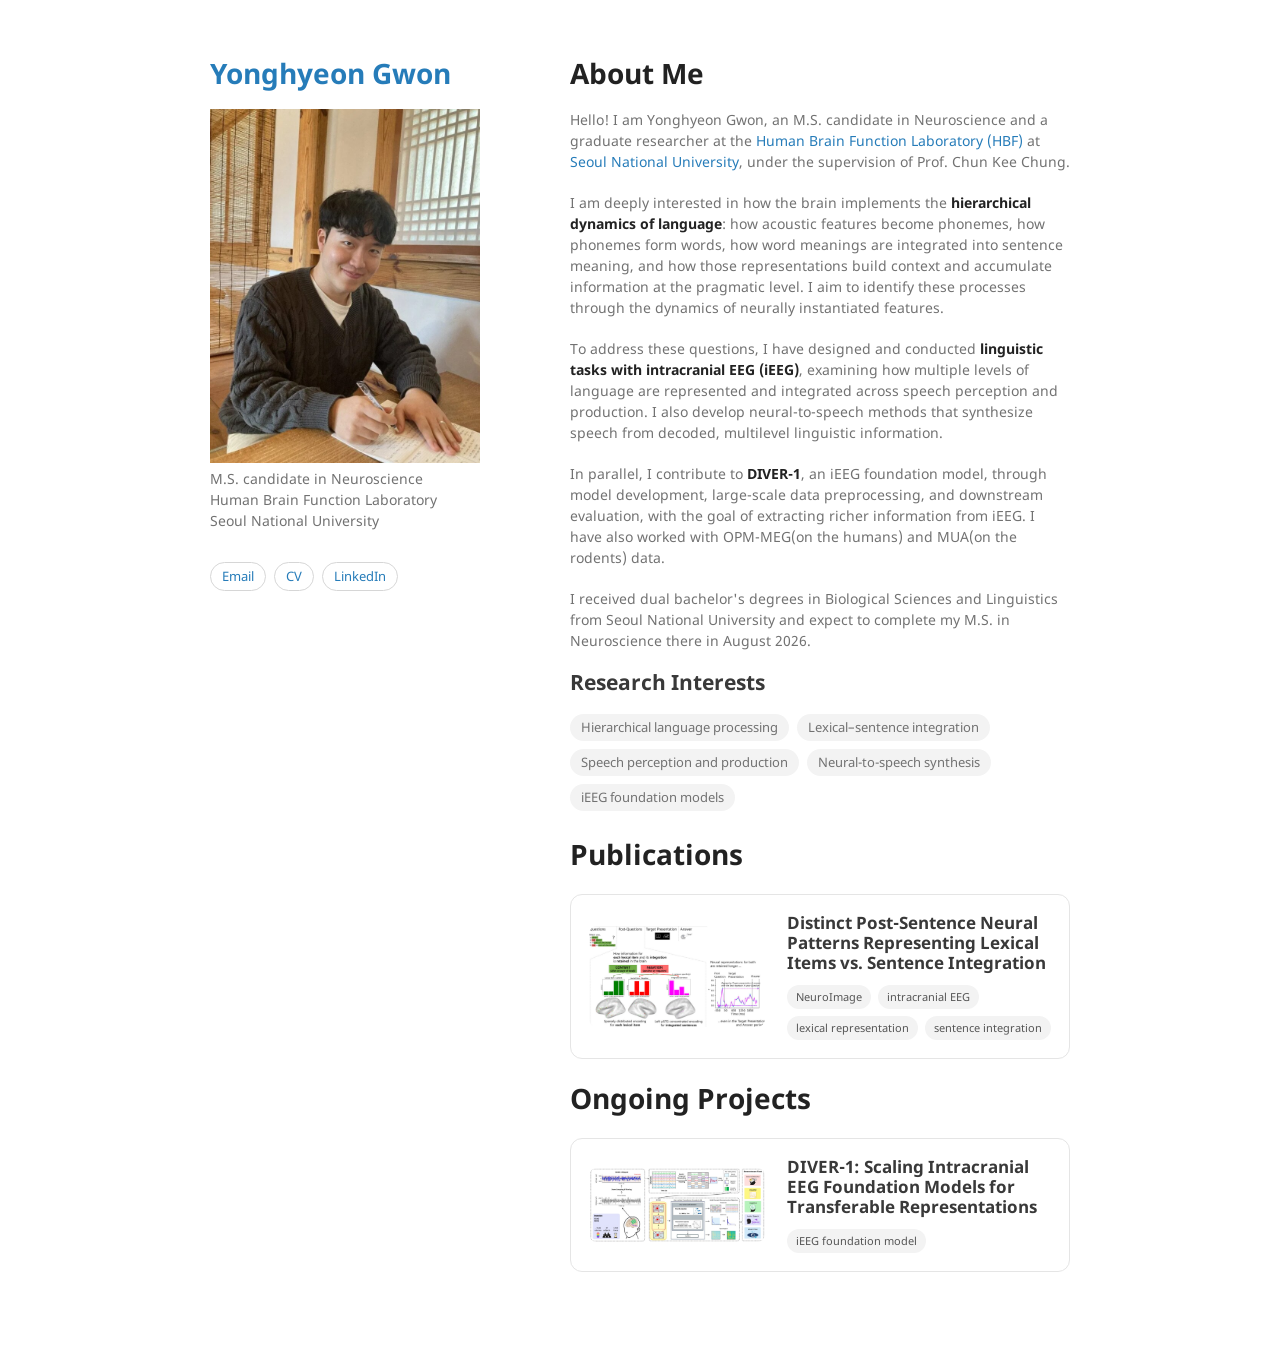
<file: index.html>
<!DOCTYPE html>
<html lang="en-US">
  <head>
    <meta charset="UTF-8">
    <meta http-equiv="X-UA-Compatible" content="IE=edge">
    <meta name="viewport" content="width=device-width, initial-scale=1">
    <title>About Me | Yonghyeon Gwon</title>
    <link rel="stylesheet" href="style.css">
  </head>
  <body>
    <div class="wrapper">
      <header>
        <h1><a href="/">Yonghyeon Gwon</a></h1>
        <img src="profile.jpg" alt="Logo">
        <p>M.S. candidate in Neuroscience<br>
        Human Brain Function Laboratory<br>
        Seoul National University<br><br>
        <span class="sidebar-links">
          <a href="mailto:gyh0321@snu.ac.kr">Email</a>
          <a href="Yonghyeon_Gwon_CV.pdf" target="_blank" rel="noopener noreferrer">CV</a>
          <a href="https://www.linkedin.com/in/yonghyeon-gwon-5b9995399/" target="_blank" rel="noopener noreferrer">LinkedIn</a>
        </span></p>
      </header>
      <section><h1>About Me</h1>
<p>Hello! I am Yonghyeon Gwon, an M.S. candidate in Neuroscience and a graduate researcher at the <a href="https://www.hbf.re.kr/">Human Brain Function Laboratory (HBF)</a> at <a href="https://en.snu.ac.kr/">Seoul National University</a>, under the supervision of Prof. Chun Kee Chung.</p>
<p>I am deeply interested in how the brain implements the <strong>hierarchical dynamics of language</strong>: how acoustic features become phonemes, how phonemes form words, how word meanings are integrated into sentence meaning, and how those representations build context and accumulate information at the pragmatic level. I aim to identify these processes through the dynamics of neurally instantiated features.</p>
<p>To address these questions, I have designed and conducted <strong>linguistic tasks with intracranial EEG (iEEG)</strong>, examining how multiple levels of language are represented and integrated across speech perception and production. I also develop neural-to-speech methods that synthesize speech from decoded, multilevel linguistic information.</p>
<p>In parallel, I contribute to <strong>DIVER-1</strong>, an iEEG foundation model, through model development, large-scale data preprocessing, and downstream evaluation, with the goal of extracting richer information from iEEG. I have also worked with OPM-MEG(on the humans) and MUA(on the rodents) data. </p> 
<p>I received dual bachelor&#39;s degrees in Biological Sciences and Linguistics from Seoul National University and expect to complete my M.S. in Neuroscience there in August 2026.</p>
<h2>Research Interests</h2>
<div class="interest-tags">
  <span>Hierarchical language processing</span>
  <span>Lexical–sentence integration</span>
  <span>Speech perception and production</span>
  <span>Neural-to-speech synthesis</span>
  <span>iEEG foundation models</span>
</div>




<h1>Publications</h1>
<div class="project-card" onclick="location.href='/projects/neuroimage/'">
  <img src="neuroimage-graphical-abstract.jpg" alt="Graphical abstract for the NeuroImage study" class="project-thumb">
  <div class="project-info">
    <h2>Distinct Post-Sentence Neural Patterns Representing Lexical Items vs. Sentence Integration</h2>
    <div class="project-keywords">
      <span>NeuroImage</span>
      <span>intracranial EEG</span>
      <span>lexical representation</span>
      <span>sentence integration</span>
    </div>
  </div>
</div>




<h1>Ongoing Projects</h1>
<div class="project-card" onclick="location.href='/projects/diver/'">
  <img src="diver1-architecture.jpg" alt="DIVER-1 architecture and evaluation pipeline" class="project-thumb">
  <div class="project-info">
    <h2>DIVER-1: Scaling Intracranial EEG Foundation Models for Transferable Representations</h2>
    <div class="project-keywords">
      <span>iEEG foundation model</span>
</file>
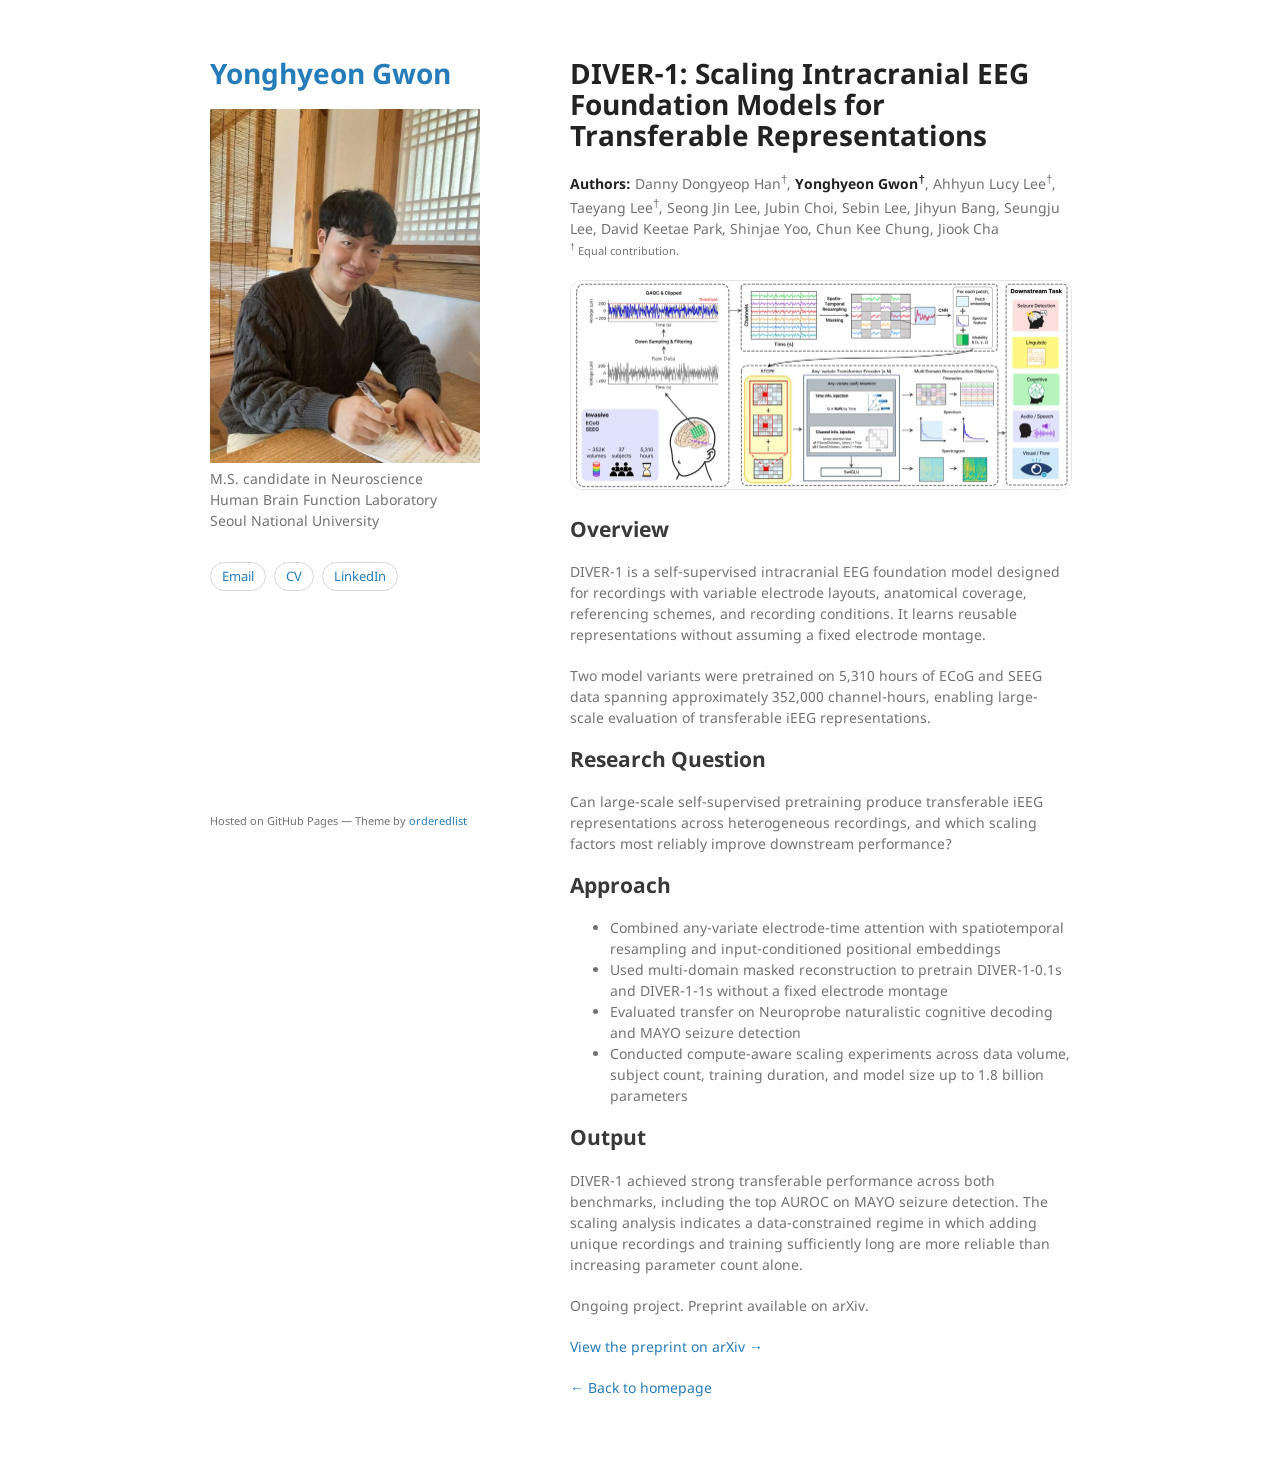
<file: projects/diver/index.html>
<!DOCTYPE html><html lang="en-US">  <head>    <meta charset="UTF-8">    <meta http-equiv="X-UA-Compatible" content="IE=edge">    <meta name="viewport" content="width=device-width, initial-scale=1">    <title>DIVER-1: Scaling Intracranial EEG Foundation Models for Transferable Representations | Yonghyeon Gwon</title>    <link rel="stylesheet" href="/style.css">  </head>  <body>    <div class="wrapper">      <header>        <h1><a href="/">Yonghyeon Gwon</a></h1>        <img src="/profile.jpg" alt="Logo">        <p>M.S. candidate in Neuroscience<br>        Human Brain Function Laboratory<br>        Seoul National University<br><br>        <span class="sidebar-links">          <a href="mailto:gyh0321@snu.ac.kr">Email</a>          <a href="/Yonghyeon_Gwon_CV.pdf" target="_blank" rel="noopener noreferrer">CV</a>          <a href="https://www.linkedin.com/in/yonghyeon-gwon-5b9995399/" target="_blank" rel="noopener noreferrer">LinkedIn</a>        </span></p>      </header>      <section>        <h1>DIVER-1: Scaling Intracranial EEG Foundation Models for Transferable Representations</h1>        <p><strong>Authors:</strong> Danny Dongyeop Han<sup>†</sup>, <strong>Yonghyeon Gwon<sup>†</sup></strong>, Ahhyun Lucy Lee<sup>†</sup>, Taeyang Lee<sup>†</sup>, Seong Jin Lee, Jubin Choi, Sebin Lee, Jihyun Bang, Seungju Lee, David Keetae Park, Shinjae Yoo, Chun Kee Chung, Jiook Cha<br><small><sup>†</sup> Equal contribution.</small></p>        <p><img src="/diver1-architecture.jpg" alt="DIVER-1 architecture and evaluation pipeline" class="project-full-img"></p>        <h2>Overview</h2>        <p>DIVER-1 is a self-supervised intracranial EEG foundation model designed for recordings with variable electrode layouts, anatomical coverage, referencing schemes, and recording conditions. It learns reusable representations without assuming a fixed electrode montage.</p>        <p>Two model variants were pretrained on 5,310 hours of ECoG and SEEG data spanning approximately 352,000 channel-hours, enabling large-scale evaluation of transferable iEEG representations.</p>        <h2>Research Question</h2>        <p>Can large-scale self-supervised pretraining produce transferable iEEG representations across heterogeneous recordings, and which scaling factors most reliably improve downstream performance?</p>        <h2>Approach</h2>        <ul>          <li>Combined any-variate electrode-time attention with spatiotemporal resampling and input-conditioned positional embeddings</li>          <li>Used multi-domain masked reconstruction to pretrain DIVER-1-0.1s and DIVER-1-1s without a fixed electrode montage</li>          <li>Evaluated transfer on Neuroprobe naturalistic cognitive decoding and MAYO seizure detection</li>          <li>Conducted compute-aware scaling experiments across data volume, subject count, training duration, and model size up to 1.8 billion parameters</li>        </ul>        <h2>Output</h2>        <p>DIVER-1 achieved strong transferable performance across both benchmarks, including the top AUROC on MAYO seizure detection. The scaling analysis indicates a data-constrained regime in which adding unique recordings and training sufficiently long are more reliable than increasing parameter count alone.</p>        <p>Ongoing project. Preprint available on arXiv.</p>        <p><a href="https://arxiv.org/abs/2512.19097" target="_blank" rel="noopener noreferrer">View the preprint on arXiv →</a></p>        <p><a href="/">← Back to homepage</a></p>      </section>      <footer>        <p><small>Hosted on GitHub Pages — Theme by <a href="https://github.com/orderedlist">orderedlist</a></small></p>      </footer>    </div>  </body></html>
</file>
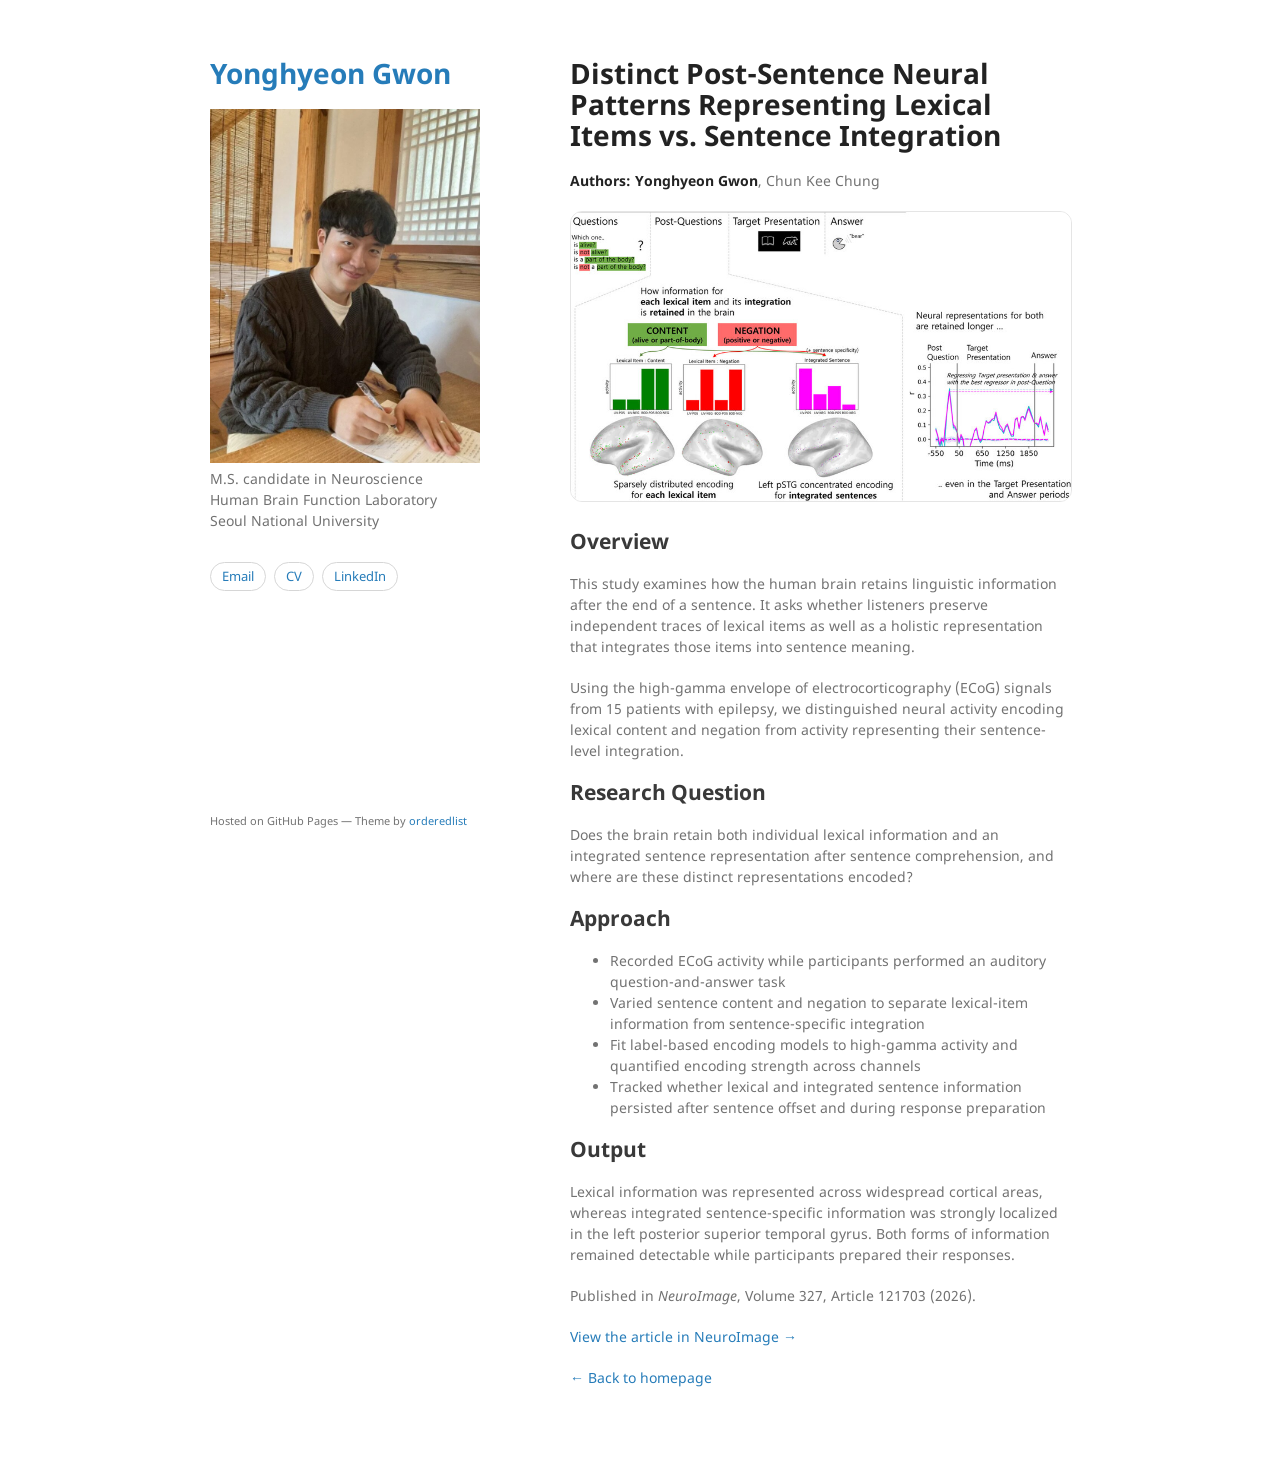
<file: projects/neuroimage/index.html>
<!DOCTYPE html><html lang="en-US">  <head>    <meta charset="UTF-8">    <meta http-equiv="X-UA-Compatible" content="IE=edge">    <meta name="viewport" content="width=device-width, initial-scale=1">    <title>Distinct Post-Sentence Neural Patterns Representing Lexical Items vs. Sentence Integration | Yonghyeon Gwon</title>    <link rel="stylesheet" href="/style.css">  </head>  <body>    <div class="wrapper">      <header>        <h1><a href="/">Yonghyeon Gwon</a></h1>        <img src="/profile.jpg" alt="Logo">        <p>M.S. candidate in Neuroscience<br>        Human Brain Function Laboratory<br>        Seoul National University<br><br>        <span class="sidebar-links">          <a href="mailto:gyh0321@snu.ac.kr">Email</a>          <a href="/Yonghyeon_Gwon_CV.pdf" target="_blank" rel="noopener noreferrer">CV</a>          <a href="https://www.linkedin.com/in/yonghyeon-gwon-5b9995399/" target="_blank" rel="noopener noreferrer">LinkedIn</a>        </span></p>      </header>      <section>        <h1>Distinct Post-Sentence Neural Patterns Representing Lexical Items vs. Sentence Integration</h1>        <p><strong>Authors:</strong> <strong>Yonghyeon Gwon</strong>, Chun Kee Chung</p>        <p><img src="/neuroimage-graphical-abstract.jpg" alt="Graphical abstract for the NeuroImage study" class="project-full-img"></p>        <h2>Overview</h2>        <p>This study examines how the human brain retains linguistic information after the end of a sentence. It asks whether listeners preserve independent traces of lexical items as well as a holistic representation that integrates those items into sentence meaning.</p>        <p>Using the high-gamma envelope of electrocorticography (ECoG) signals from 15 patients with epilepsy, we distinguished neural activity encoding lexical content and negation from activity representing their sentence-level integration.</p>        <h2>Research Question</h2>        <p>Does the brain retain both individual lexical information and an integrated sentence representation after sentence comprehension, and where are these distinct representations encoded?</p>        <h2>Approach</h2>        <ul>          <li>Recorded ECoG activity while participants performed an auditory question-and-answer task</li>          <li>Varied sentence content and negation to separate lexical-item information from sentence-specific integration</li>          <li>Fit label-based encoding models to high-gamma activity and quantified encoding strength across channels</li>          <li>Tracked whether lexical and integrated sentence information persisted after sentence offset and during response preparation</li>        </ul>        <h2>Output</h2>        <p>Lexical information was represented across widespread cortical areas, whereas integrated sentence-specific information was strongly localized in the left posterior superior temporal gyrus. Both forms of information remained detectable while participants prepared their responses.</p>        <p>Published in <em>NeuroImage</em>, Volume 327, Article 121703 (2026).</p>        <p><a href="https://www.sciencedirect.com/science/article/pii/S1053811926000212" target="_blank" rel="noopener noreferrer">View the article in NeuroImage →</a></p>        <p><a href="/">← Back to homepage</a></p>      </section>      <footer>        <p><small>Hosted on GitHub Pages — Theme by <a href="https://github.com/orderedlist">orderedlist</a></small></p>      </footer>    </div>  </body></html>
</file>
<file: style.css>
@font-face{font-family:'Noto Sans';font-weight:400;font-style:normal;src:url("../fonts/Noto-Sans-regular/Noto-Sans-regular.eot");src:url("../fonts/Noto-Sans-regular/Noto-Sans-regular.eot?#iefix") format("embedded-opentype"),local("Noto Sans"),local("Noto-Sans-regular"),url("[data-uri]") format("woff2"),url("../fonts/Noto-Sans-regular/Noto-Sans-regular.woff") format("woff"),url("../fonts/Noto-Sans-regular/Noto-Sans-regular.ttf") format("truetype"),url("../fonts/Noto-Sans-regular/Noto-Sans-regular.svg#NotoSans") format("svg")}@font-face{font-family:'Noto Sans';font-weight:700;font-style:normal;src:url("../fonts/Noto-Sans-700/Noto-Sans-700.eot");src:url("../fonts/Noto-Sans-700/Noto-Sans-700.eot?#iefix") format("embedded-opentype"),local("Noto Sans Bold"),local("Noto-Sans-700"),url("[data-uri]") format("woff2"),url("../fonts/Noto-Sans-700/Noto-Sans-700.woff") format("woff"),url("../fonts/Noto-Sans-700/Noto-Sans-700.ttf") format("truetype"),url("../fonts/Noto-Sans-700/Noto-Sans-700.svg#NotoSans") format("svg")}@font-face{font-family:'Noto Sans';font-weight:400;font-style:italic;src:url("../fonts/Noto-Sans-italic/Noto-Sans-italic.eot");src:url("../fonts/Noto-Sans-italic/Noto-Sans-italic.eot?#iefix") format("embedded-opentype"),local("Noto Sans Italic"),local("Noto-Sans-italic"),url("[data-uri]") format("woff2"),url("../fonts/Noto-Sans-italic/Noto-Sans-italic.woff") format("woff"),url("../fonts/Noto-Sans-italic/Noto-Sans-italic.ttf") format("truetype"),url("../fonts/Noto-Sans-italic/Noto-Sans-italic.svg#NotoSans") format("svg")}@font-face{font-family:'Noto Sans';font-weight:700;font-style:italic;src:url("../fonts/Noto-Sans-700italic/Noto-Sans-700italic.eot");src:url("../fonts/Noto-Sans-700italic/Noto-Sans-700italic.eot?#iefix") format("embedded-opentype"),local("Noto Sans Bold Italic"),local("Noto-Sans-700italic"),url("[data-uri]") format("woff2"),url("../fonts/Noto-Sans-700italic/Noto-Sans-700italic.woff") format("woff"),url("../fonts/Noto-Sans-700italic/Noto-Sans-700italic.ttf") format("truetype"),url("../fonts/Noto-Sans-700italic/Noto-Sans-700italic.svg#NotoSans") format("svg")}.highlight table td{padding:5px}.highlight table pre{margin:0}.highlight .cm{color:#999988;font-style:italic}.highlight .cp{color:#999999;font-weight:bold}.highlight .c1{color:#999988;font-style:italic}.highlight .cs{color:#999999;font-weight:bold;font-style:italic}.highlight .c,.highlight .cd{color:#999988;font-style:italic}.highlight .err{color:#a61717;background-color:#e3d2d2}.highlight .gd{color:#000000;background-color:#ffdddd}.highlight .ge{color:#000000;font-style:italic}.highlight .gr{color:#aa0000}.highlight .gh{color:#999999}.highlight .gi{color:#000000;background-color:#ddffdd}.highlight .go{color:#888888}.highlight .gp{color:#555555}.highlight .gs{font-weight:bold}.highlight .gu{color:#aaaaaa}.highlight .gt{color:#aa0000}.highlight .kc{color:#000000;font-weight:bold}.highlight .kd{color:#000000;font-weight:bold}.highlight .kn{color:#000000;font-weight:bold}.highlight .kp{color:#000000;font-weight:bold}.highlight .kr{color:#000000;font-weight:bold}.highlight .kt{color:#445588;font-weight:bold}.highlight .k,.highlight .kv{color:#000000;font-weight:bold}.highlight .mf{color:#009999}.highlight .mh{color:#009999}.highlight .il{color:#009999}.highlight .mi{color:#009999}.highlight .mo{color:#009999}.highlight .m,.highlight .mb,.highlight .mx{color:#009999}.highlight .sb{color:#d14}.highlight .sc{color:#d14}.highlight .sd{color:#d14}.highlight .s2{color:#d14}.highlight .se{color:#d14}.highlight .sh{color:#d14}.highlight .si{color:#d14}.highlight .sx{color:#d14}.highlight .sr{color:#009926}.highlight .s1{color:#d14}.highlight .ss{color:#990073}.highlight .s{color:#d14}.highlight .na{color:#008080}.highlight .bp{color:#999999}.highlight .nb{color:#0086B3}.highlight .nc{color:#445588;font-weight:bold}.highlight .no{color:#008080}.highlight .nd{color:#3c5d5d;font-weight:bold}.highlight .ni{color:#800080}.highlight .ne{color:#990000;font-weight:bold}.highlight .nf{color:#990000;font-weight:bold}.highlight .nl{color:#990000;font-weight:bold}.highlight .nn{color:#555555}.highlight .nt{color:#000080}.highlight .vc{color:#008080}.highlight .vg{color:#008080}.highlight .vi{color:#008080}.highlight .nv{color:#008080}.highlight .ow{color:#000000;font-weight:bold}.highlight .o{color:#000000;font-weight:bold}.highlight .w{color:#bbbbbb}.highlight{background-color:#f8f8f8}body{background-color:#fff;padding:50px;font:14px/1.5 "Noto Sans", "Helvetica Neue", Helvetica, Arial, sans-serif;color:#727272;font-weight:400}h1,h2,h3,h4,h5,h6{color:#222;margin:0 0 20px}p,ul,ol,table,pre,dl{margin:0 0 20px}h1,h2,h3{line-height:1.1}h1{font-size:28px}h2{color:#393939}h3,h4,h5,h6{color:#494949}a{color:#267CB9;text-decoration:none}a:hover,a:focus{color:#069;font-weight:bold}a small{font-size:11px;color:#777;margin-top:-0.3em;display:block}a:hover small{color:#777}.wrapper{width:860px;margin:0 auto}blockquote{border-left:1px solid #e5e5e5;margin:0;padding:0 0 0 20px;font-style:italic}code,pre{font-family:Monaco, Bitstream Vera Sans Mono, Lucida Console, Terminal, Consolas, Liberation Mono, DejaVu Sans Mono, Courier New, monospace;color:#333}pre{padding:8px 15px;background:#f8f8f8;border-radius:5px;border:1px solid #e5e5e5;overflow-x:auto}table{width:100%;border-collapse:collapse}th,td{text-align:left;padding:5px 10px;border-bottom:1px solid #e5e5e5}dt{color:#444;font-weight:700}th{color:#444}img{max-width:100%}kbd{background-color:#fafbfc;border:1px solid #c6cbd1;border-bottom-color:#959da5;border-radius:3px;box-shadow:inset 0 -1px 0 #959da5;color:#444d56;display:inline-block;font-size:11px;line-height:10px;padding:3px 5px;vertical-align:middle}header{width:270px;float:left;position:fixed;-webkit-font-smoothing:subpixel-antialiased}ul.downloads{list-style:none;height:40px;padding:0;background:#f4f4f4;border-radius:5px;border:1px solid #e0e0e0;width:270px}.downloads li{width:89px;float:left;border-right:1px solid #e0e0e0;height:40px}.downloads li:first-child a{border-radius:5px 0 0 5px}.downloads li:last-child a{border-radius:0 5px 5px 0}.downloads a{line-height:1;font-size:11px;color:#676767;display:block;text-align:center;padding-top:6px;height:34px}.downloads a:hover,.downloads a:focus{color:#675C5C;font-weight:bold}.downloads ul a:active{background-color:#f0f0f0}strong{color:#222;font-weight:700}.downloads li+li+li{border-right:none;width:89px}.downloads a strong{font-size:14px;display:block;color:#222}section{width:500px;float:right;padding-bottom:50px}small{font-size:11px}hr{border:0;background:#e5e5e5;height:1px;margin:0 0 20px}footer{width:270px;float:left;position:fixed;bottom:50px;-webkit-font-smoothing:subpixel-antialiased}@media print, screen and (max-width: 960px){div.wrapper{width:auto;margin:0}header,section,footer{float:none;position:static;width:auto}header{padding-right:320px}section{border:1px solid #e5e5e5;border-width:1px 0;padding:20px 0;margin:0 0 20px}header a small{display:inline}header ul{position:absolute;right:50px;top:52px}}@media print, screen and (max-width: 720px){body{word-wrap:break-word}header{padding:0}header ul,header p.view{position:static}pre,code{word-wrap:normal}}@media print, screen and (max-width: 480px){body{padding:15px}.downloads{width:99%}.downloads li,.downloads li+li+li{width:33%}}@media print{body{padding:0.4in;font-size:12pt;color:#444}}.logo img{max-width:200px;border-radius:50%;box-shadow:0 4px 12px rgba(0,0,0,0.3)}.project-card{display:flex;gap:18px;align-items:flex-start;margin:28px 0;padding:18px;border:1px solid #e5e5e5;border-radius:12px;background:#ffffff}.project-img{width:180px;max-width:35%;height:auto;border-radius:10px;object-fit:cover}.project-text h2{margin-top:0;margin-bottom:8px;font-size:1.25em}.project-text p{margin-bottom:8px}.project-tags{font-size:0.9em;color:#666666}@media screen and (max-width: 600px){.project-card{display:block}.project-img{width:100%;max-width:100%;margin-bottom:12px}}.profile-links{margin:18px 0 24px 0}.profile-links a{display:inline-block;margin:0 8px 8px 0;padding:6px 12px;border:1px solid #d6d6d6;border-radius:999px;font-size:0.9em;text-decoration:none}.profile-links a:hover{border-color:#777777;text-decoration:none}.project-card{display:flex;align-items:center;gap:22px;margin:24px 0;padding:18px;border:1px solid #e5e5e5;border-radius:12px;background:#ffffff;cursor:pointer;transition:box-shadow 0.15s ease, transform 0.15s ease}.project-card:hover{box-shadow:0 4px 14px rgba(0,0,0,0.08);transform:translateY(-2px)}.project-thumb{width:220px;max-width:38%;height:auto;border-radius:8px;object-fit:contain;flex-shrink:0}.project-info{flex:1}.project-info h2{margin:0 0 12px 0;font-size:1.2em;line-height:1.2}.project-keywords{display:flex;flex-wrap:wrap;gap:7px}.project-keywords span{display:inline-block;padding:5px 9px;border-radius:999px;background:#f3f3f3;font-size:0.82em;color:#555555;line-height:1.2}@media screen and (max-width: 600px){.project-card{display:block}.project-thumb{width:100%;max-width:100%;margin-bottom:14px}}.sidebar-links{display:flex;flex-wrap:wrap;gap:8px;margin-top:10px}.sidebar-links a{display:inline-block;padding:6px 11px;border:1px solid #d6d6d6;border-radius:999px;font-size:0.9em;text-decoration:none;line-height:1.2}.sidebar-links a:hover{border-color:#777777;text-decoration:none}.interest-tags{display:flex;flex-wrap:wrap;gap:8px;margin:12px 0 28px 0}.interest-tags span{display:inline-block;padding:6px 11px;border-radius:999px;background:#f3f3f3;font-size:0.9em;line-height:1.2}.project-full-img{width:100%;max-width:900px;display:block;margin:20px 0 28px 0;border-radius:12px;border:1px solid #e5e5e5}
</file>
